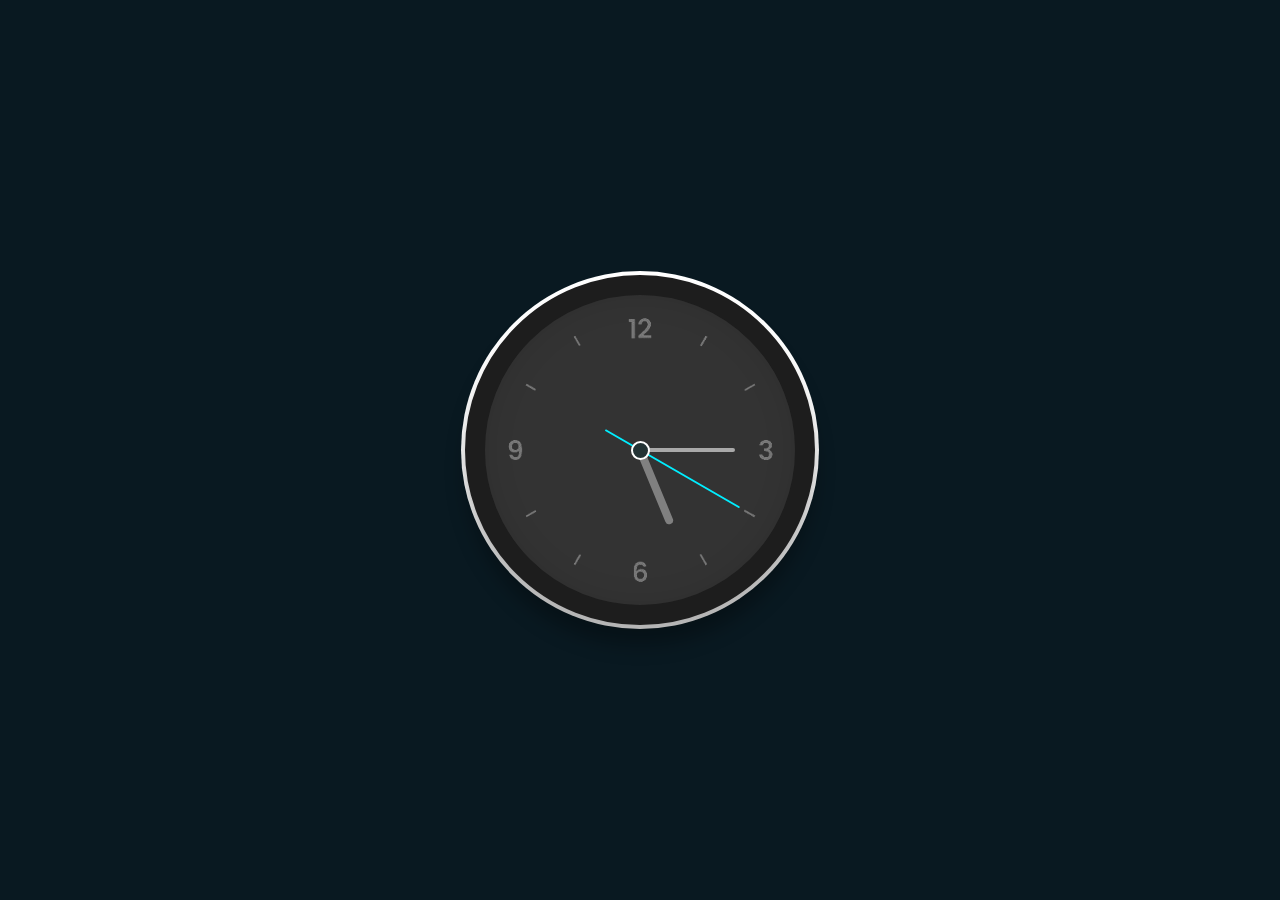
<file: clock.html>
<!DOCTYPE html>
<html>
	<head>
		<meta charset="utf-8">
		<title>时钟</title>  
		<link rel="stylesheet" type="text/css" href="css/clock.css"/>
	</head>
	<body> 
		<div class="clock">
			<div class="hour">
				<div class="hr">
					
				</div>
			</div>
			<div class="min">
				<div class="mn">
					
				</div>
			</div>
			<div class="sec">
				<div class="sc">
					
				</div>
			</div>
		</div>
	</body> 
	<script src="js/clock.js" type="text/javascript" charset="utf-8"></script>
</html>
</file>
<file: css/clock.css>
* {
	 margin: 0;
	 padding: 0;
	 box-sizing: border-box;
 }
 body {
	 height: 100vh;
	 background: #091921;
	 display: flex;
	 justify-content: center;
	 align-items: center;
 }
 .clock {
	 width: 350px;
	 height: 350px;
	 background: rgb(51, 51, 51) url(../img/clock.png);
	 background-size: cover;
	 border-radius: 50%;
	 border: 20px solid rgb(29, 29, 29);
	 box-shadow: inset 0 0 30px rgba(0,0,0,.1),
				 0 20px 20px rgba(0,0,0,.3),
				 0 0 0 4px white;
	display: flex;
	justify-content: center;
	align-items: center;
 }
 .clock::before {
	 content: '';
	 width: 15px;
	 height: 15px;
	 position: absolute;
	 z-index: 5;
	 background: rgb(36, 51, 53);
	 border-radius: 50%;
	 border: 2px solid white;
 }
 .hour,.min,.sec {
	 position: absolute;
 }
 .hour, .hr {
	 width: 160px;
	 height: 160px;
 }
 .min, .mn {
 	 width: 190px;
 	 height: 190px;
 }
 .sec, .sc {
 	 width: 230px;
 	 height: 230px;
 }
 .hr,.mn,.sc {
	 display: flex;
	 justify-content: center;
	 position: absolute;
 }
 .hr::before {
	 width: 8px;
	 height: 80px;
	 background: gray;
	 content: '';
	 border-radius: 6px 6px 0 0;
 }
 .mn::before {
 	 width: 4px;
 	 height: 90px;
 	 background: darkgray;
 	 content: '';
 	 border-radius: 6px 6px 0 0;
 }
 .sc::before {
 	 width: 2px;
 	 height: 155px;
 	 background: rgb(0, 238, 255);
 	 content: '';
 	 border-radius: 6px 6px 0 0;
 }
</file>
